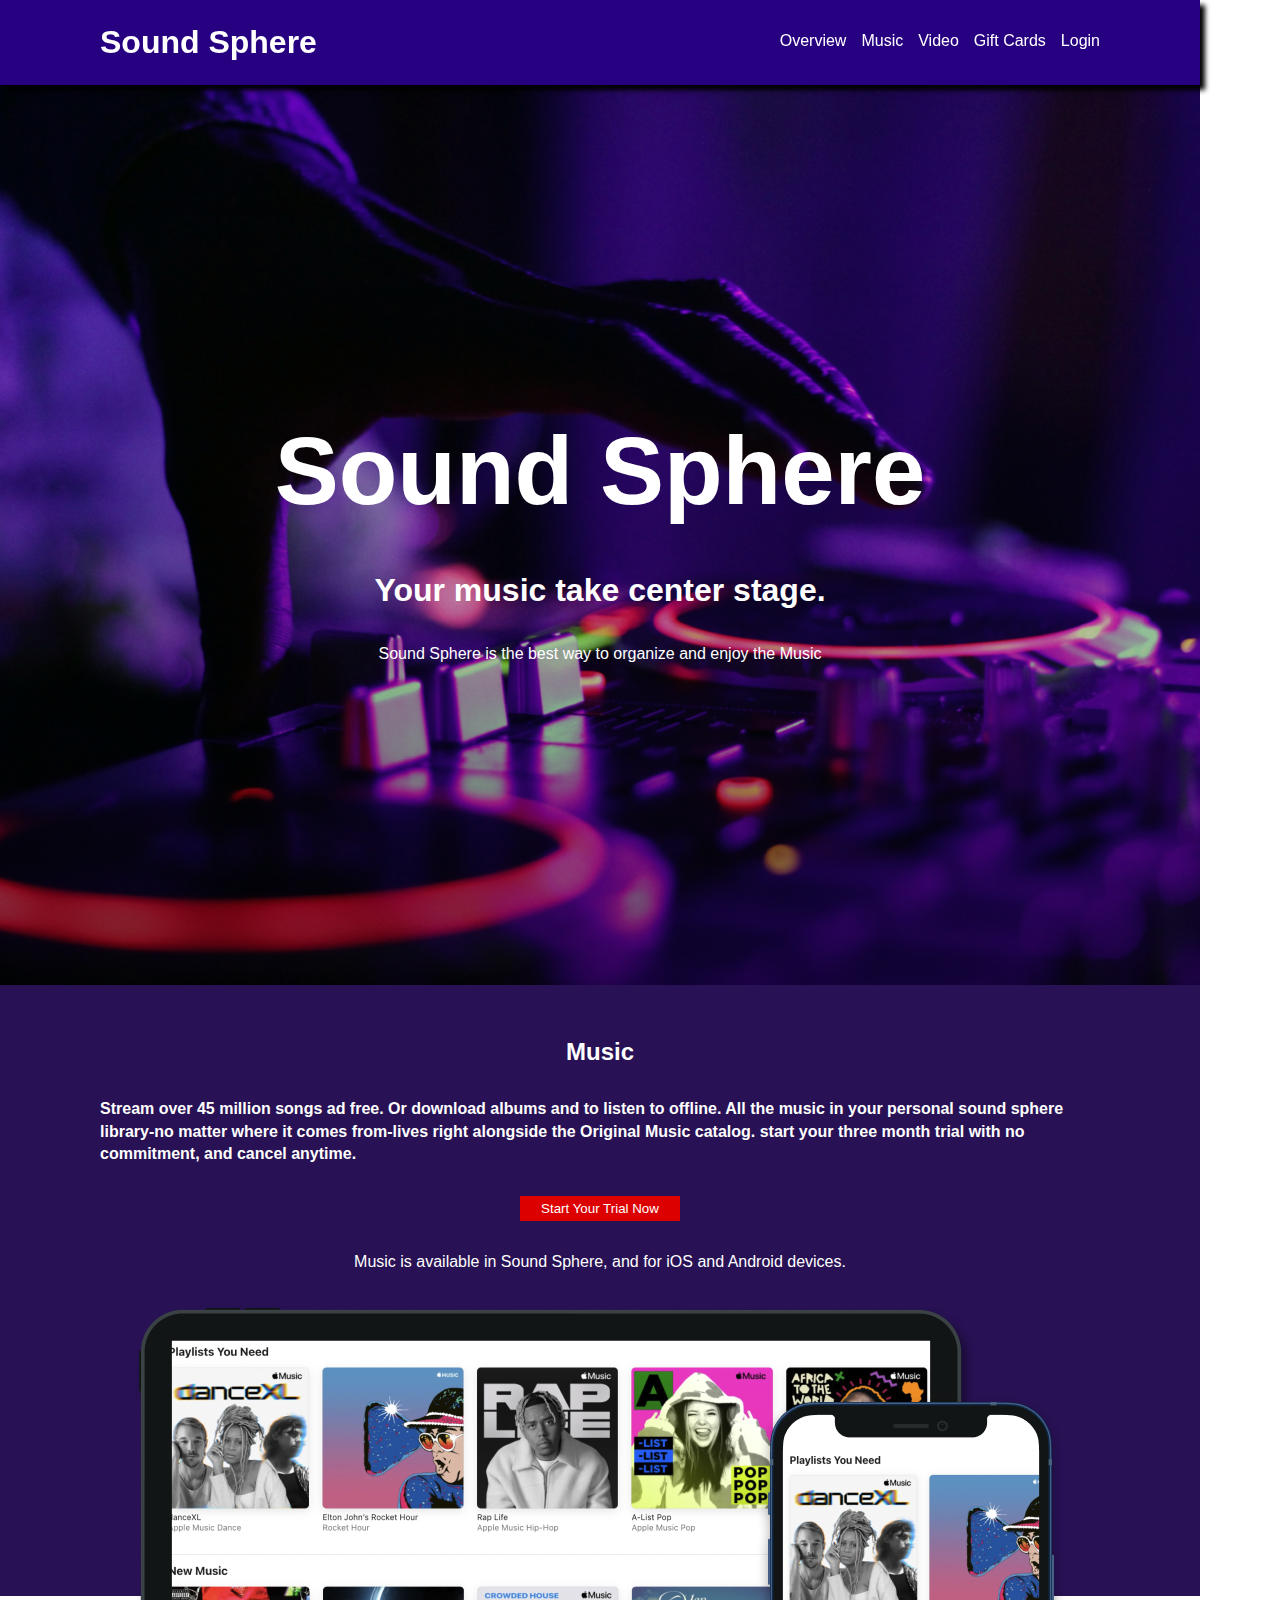
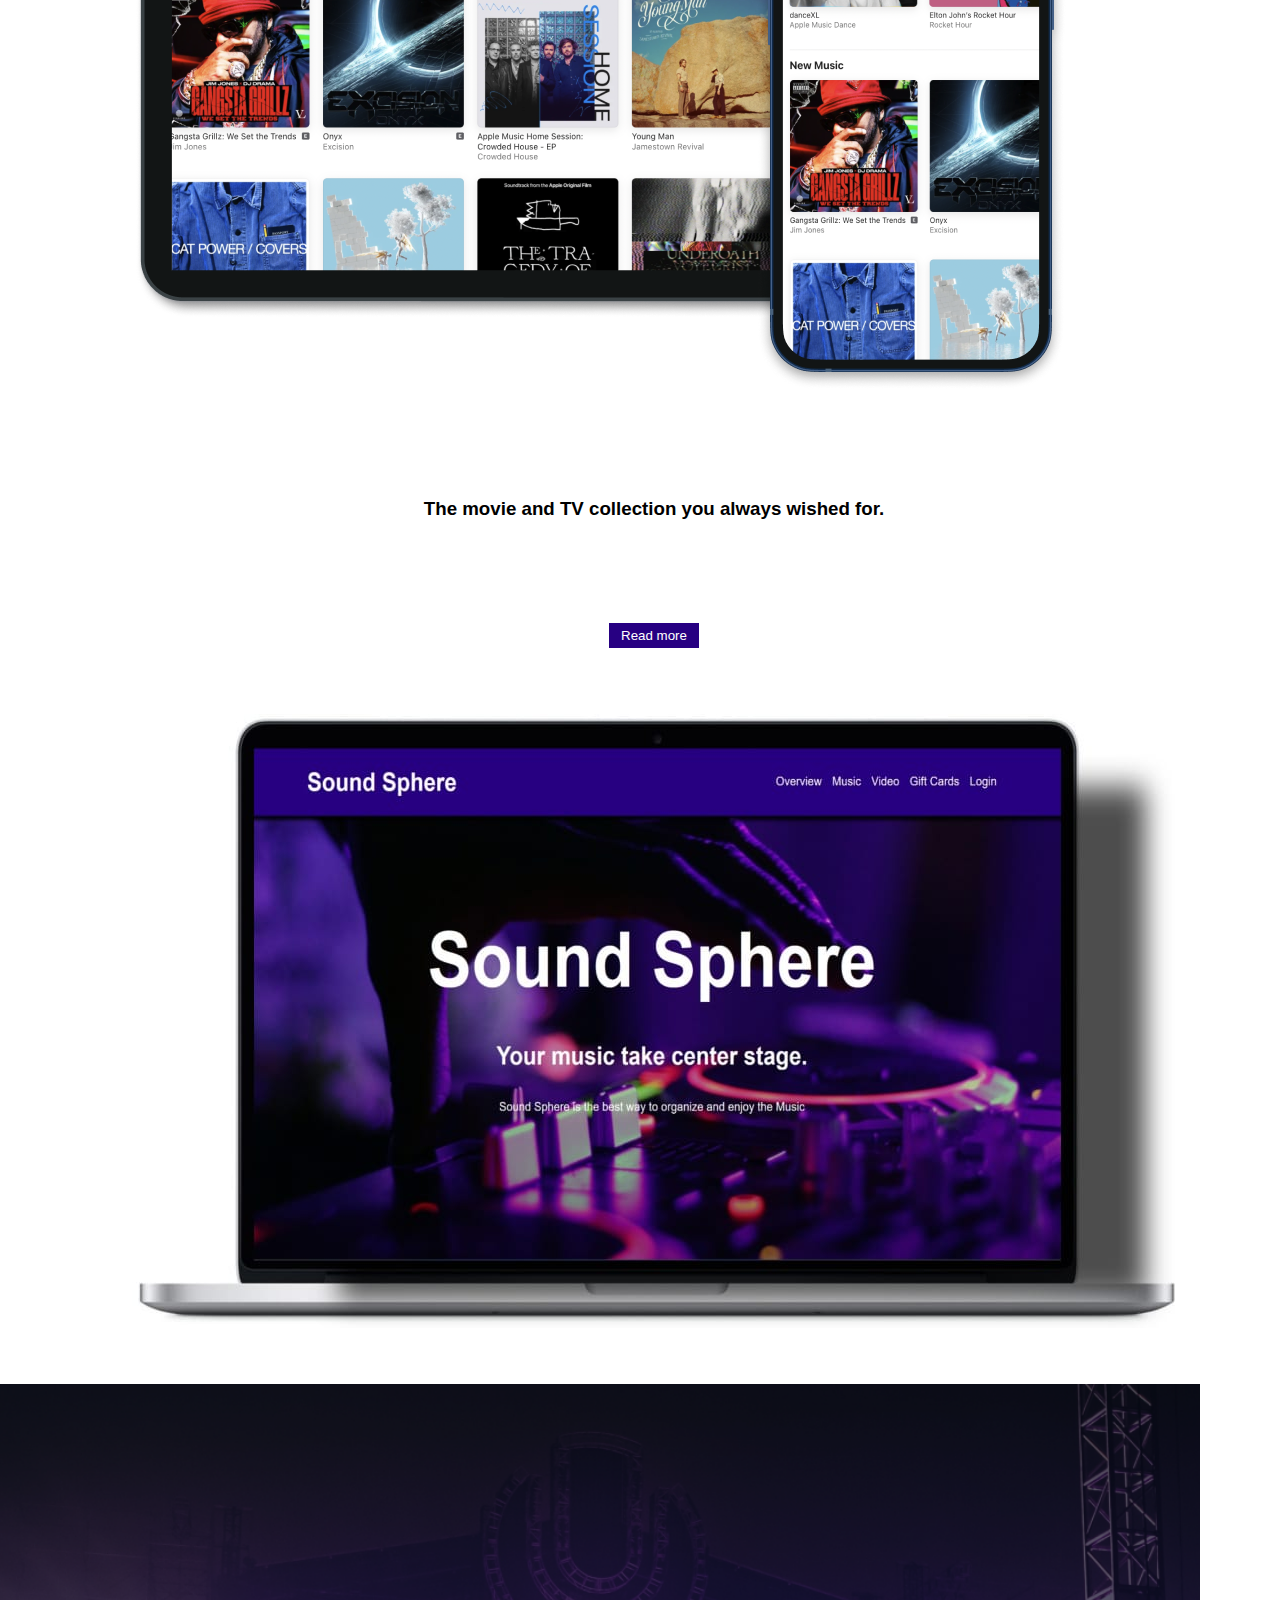
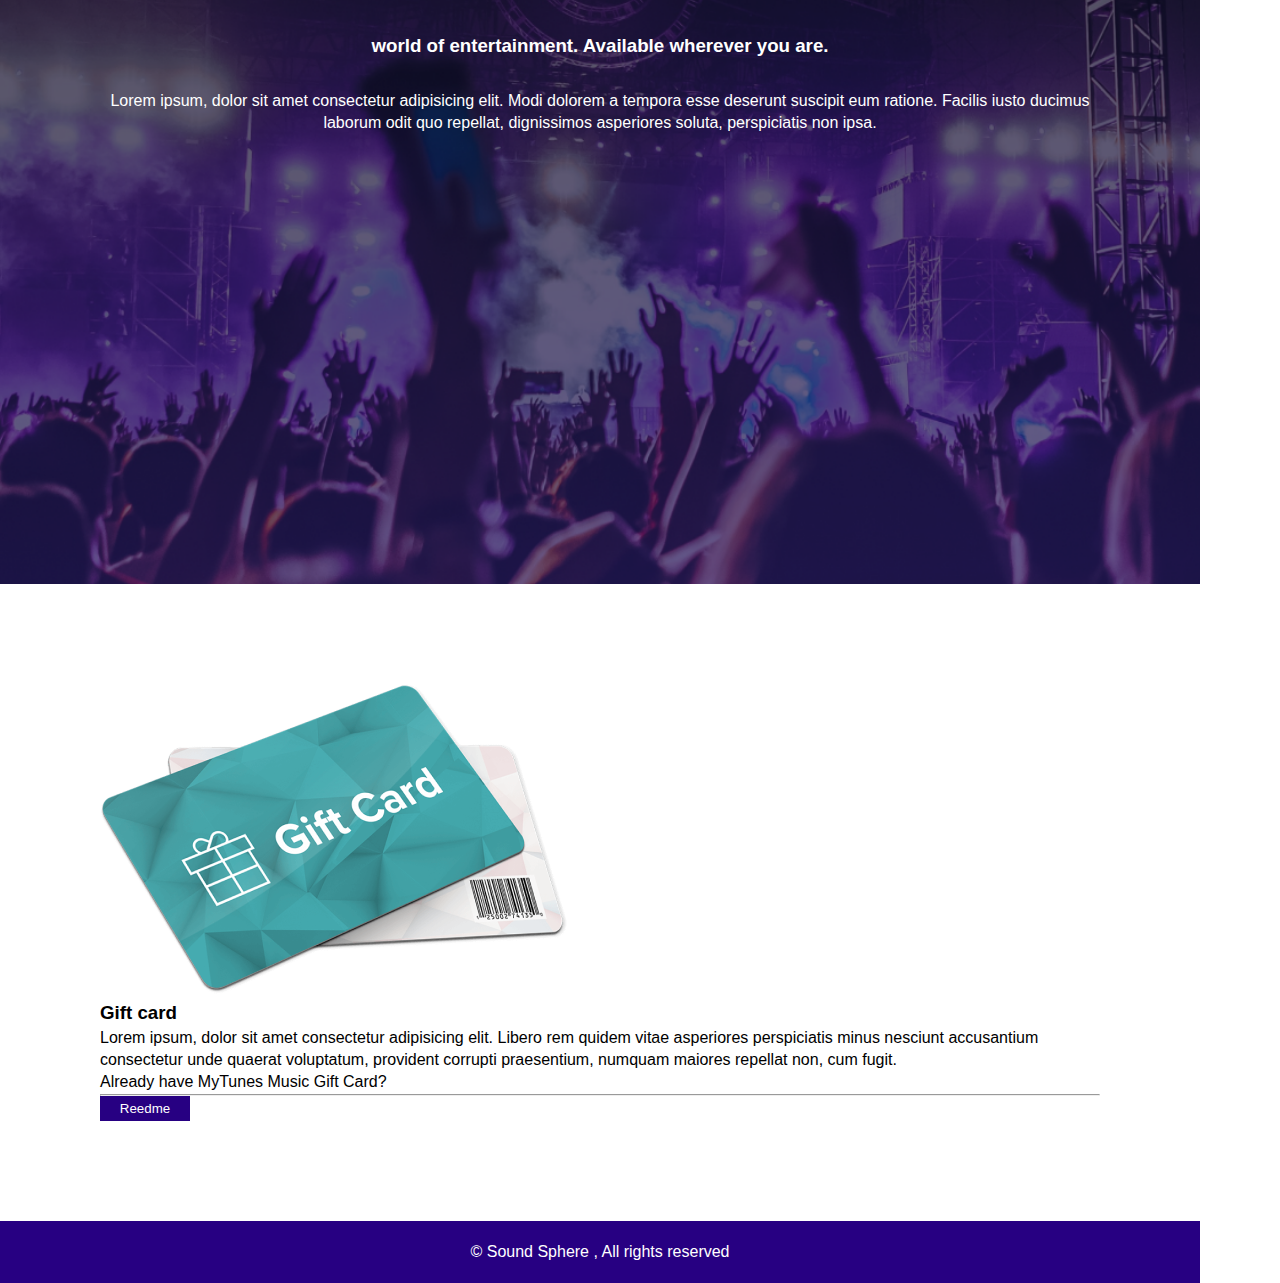
<file: index.html>
<!DOCTYPE html>
<html lang="en">
<head>
    <meta charset="UTF-8">
    <meta name="viewport" content="width=device-width, initial-scale=1.0">
    <title>Sound Sphere</title>
    <link rel="stylesheet" href="style.css">
    <link rel="icon" href="https://images.rawpixel.com/image_png_800/cHJpdmF0ZS9sci9pbWFnZXMvd2Vic2l0ZS8yMDI
    zLTExL2xhdXJhc3RlZmFubzI2Nl9zaW1wbGVfbGluZV9uZW9uX29mX2hlYWRwaG9uZXNfaWNvbl9pbl90aGVfc3R5bF84OGE4ZWY3
    NC1iZDhiLTRmMjktODBkNi00NDM4NzRlMGZkMjAucG5n.png">
    <script
    src="https://lit.fontawesome.com/7a4b62b0a4.js"
    crossorigin="anonymous"></script>
</head>
<body>
    <header>
        <nav class="container">
            <div class="logo" >Sound Sphere</div>
            <ul>
                <a href="#Overview">
                    <li>Overview</li>
                </a>
                <a href="#music">
                    <li>Music</li>
                    <a href="#video">
                        <li>Video</li>
                        <a href="#gift">
                            <li>Gift Cards</li>
                            <a href="login.html">
                            <Li>Login</Li>
                            </a>
                        </a>
                    </a>
                </a>
            </ul>
        </nav>
    </header>
    <main>
        <section class="hero-section" id="Overview">
            <div class="container">
                <h1>Sound Sphere</h1>
                <h3>Your music take center stage.</h3>
                <p>Sound Sphere is the best way to organize and enjoy the Music
                </p>
            </div>
        </section>
        <section class="music-section" id="music">
            <div class="container">
                <h2>
                    <span><i class="fa fa-music"></i></span>Music
                </h2>
                <h4>Stream over 45 million songs ad free. Or download albums and to listen to 
                    offline. All the music in your personal sound sphere library-no matter where it comes 
                    from-lives right alongside the Original Music catalog. start your three month trial with
                    no commitment, and cancel anytime.
                </h4>
                <button class="primary-btn"> <a href="music.html">
                    Start Your Trial Now</a>
                </button>
                <p>Music is available in Sound Sphere, and for iOS and Android
                    devices.
                </p>
                <div class="iphone"><img src="ipad-iphone.png" alt="ipad-iphone">
                </div>
            </div>
        </section>
        <section class="about-music container">
            <h3>The movie and TV collection you always wished for.</h3>
             <h4></h4>
             <button class="secondary-btn">Read more</button>
             <div class="macbook"><img src="macbook3.jpg" alt="macbook"></div>
        </section>
        <section class="video-section" id="video">
            <div class="container">
                <h3> world of entertainment. Available wherever you are.</h3>
                <p>Lorem ipsum, dolor sit amet consectetur adipisicing elit. Modi dolorem a tempora esse deserunt suscipit eum ratione. Facilis iusto ducimus laborum odit quo repellat, dignissimos asperiores soluta, perspiciatis non ipsa.</p>
            </div>
        </section>
        <div class="container">
            <section class="gift-section " id="gift">
                <div class="gift-card"><img src="gift_card.png" alt="gift-card">
                <div class="gift-containt">
                    <div>
                    <h3>Gift card</h3>
                    <p>Lorem ipsum, dolor sit amet consectetur adipisicing elit. Libero rem quidem vitae asperiores perspiciatis minus nesciunt accusantium consectetur unde quaerat voluptatum, provident corrupti praesentium, numquam maiores repellat non, cum fugit.</p>
                     <p>Already have MyTunes Music Gift Card?</p><hr>
                     <div>
                        <button class="secondary-btn">Reedme</button>
                     </div></div>
                </div>
                </div>
            </section>
        </div>
    </main>
    <footer>
        <section class="footer-upper">
            <div class="container">
                <p>&copy; Sound Sphere , All rights reserved</p>
            </div>
        </section>
    </footer>
</body>
</html>
</file>
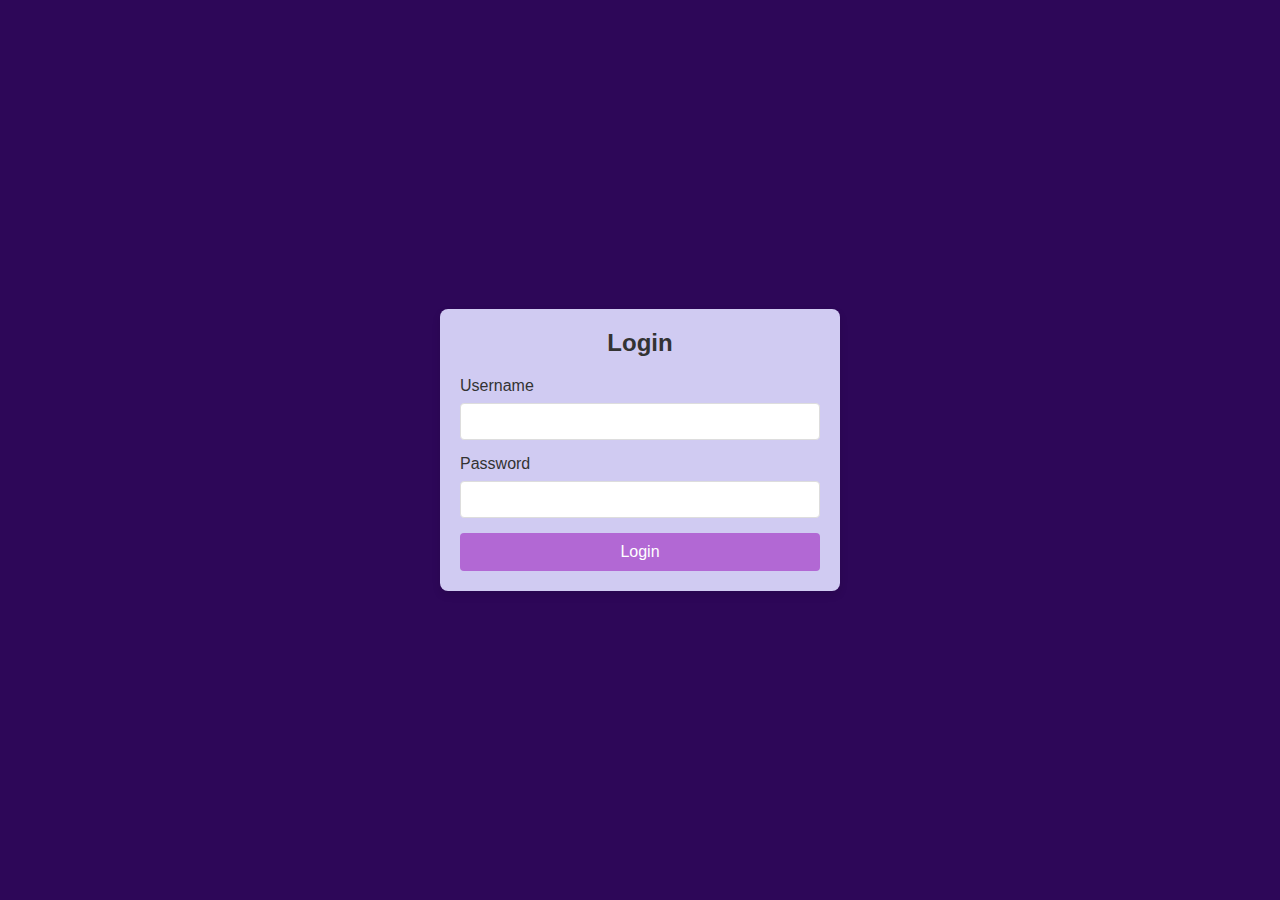
<file: login.html>
<!DOCTYPE html>
<html lang="en">
<head>
    <meta charset="UTF-8">
    <meta name="viewport" content="width=device-width, initial-scale=1.0">
    <title>Login Page</title>
    <link rel="stylesheet" href="login.css"> 
</head>
<body>
    <div class="login-container">
        <h2>Login</h2>
        <form action="index.html">
            <label for="username">Username</label>
            <input type="text" id="username" name="username" required>

            <label for="password">Password</label>
            <input type="password" id="password" name="password" required>

            <button type="submit">Login</button>
        </form>
    </div>
</body>
</html>
</file>
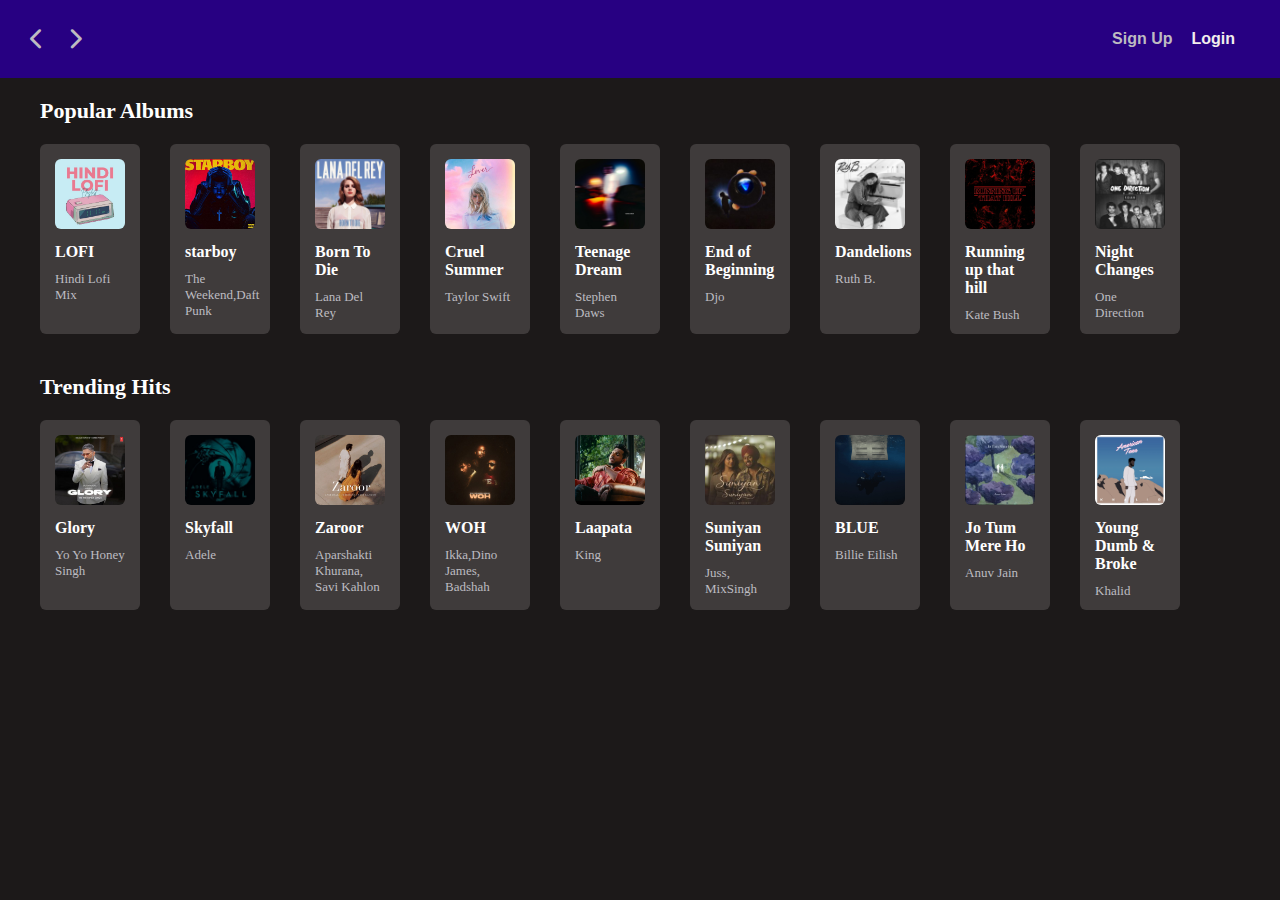
<file: music.html>
<!DOCTYPE html>
<html lang="en">
<head>
    <meta charset="UTF-8">
    <meta name="viewport" content="width=device-width, initial-scale=1.0">
    <title>Document</title>
    <link rel="stylesheet" href="music.css">
    <link rel="stylesheet" href="https://cdnjs.cloudflare.com/ajax/libs/font-awesome/6.6.0/css/all.min.css">
</head>
<body>

<div class="main-section">
    <div class="nav">
      <div class="prev-btn">
        <button><i class="fa-solid fa-chevron-left"></i></button>
<button><i class="fa-solid fa-chevron-right"></i></button>
      </div>
      <div class="login-btn">
        <button class="sign-up">Sign Up</button>
        <button class="login">Login</button>
      </div>
    </div>
</div>
<div class="playlist">
    <h2>Popular Albums</h2>
    <div class="cards">
        <div class="item">
            <img src="hindilofii.jpg">
            <div class="play-btn">
                <span><i class="fa-solid fa-play"></i></span>
            </div>
              <h4>LOFI</h4>
              <P>Hindi Lofi Mix</P>
        </div>
        <div class="item">
            <img src="starboy.jpg">
            <div class="play-btn">
                <span><i class="fa-solid fa-play"></i></span>
            </div>
              <h4>starboy</h4>
              <P>The Weekend,Daft Punk</P>
        </div>
        <div class="item">
            <img src="delrey.jpg">
            <div class="play-btn">
                <span><i class="fa-solid fa-play"></i></span>
            </div>
              <h4>Born To Die</h4>
              <P>Lana Del Rey</P>
        </div>
        <div class="item">
            <img src="taylor.jpg">
            <div class="play-btn">
                <span><i class="fa-solid fa-play"></i></span>
            </div>
              <h4>Cruel Summer</h4>
              <P>Taylor Swift</P>
        </div>
        <div class="item">
            <img src="teenage.jpg">
            <div class="play-btn">
                <span><i class="fa-solid fa-play"></i></span>
            </div>
              <h4>Teenage Dream</h4>
              <P>Stephen Daws</P>
        </div>
        <div class="item">
            <img src="djo.jpg">
            <div class="play-btn">
                <span><i class="fa-solid fa-play"></i></span>
            </div>
              <h4>End of Beginning</h4>
              <P>Djo</P>
        </div>
        <div class="item">
            <img src="ruthb.jpg">
            <div class="play-btn">
                <span><i class="fa-solid fa-play"></i></span>
            </div>
              <h4>Dandelions</h4>
              <P>Ruth B.</P>
        </div>
        <div class="item">
            <img src="hill.jpg">
            <div class="play-btn">
                <span><i class="fa-solid fa-play"></i></span>
            </div>
              <h4>Running up that hill</h4>
              <P>Kate Bush</P>
        </div>
        <div class="item">
            <img src="nightchanges.jpg">
            <div class="play-btn">
                <span><i class="fa-solid fa-play"></i></span>
            </div>
              <h4>Night Changes</h4>
              <P>One Direction</P>
        </div></div>
        </div>

        <div class="playlist">
            <h2>Trending Hits</h2>
            <div class="cards">
                <div class="item">
                    <img src="yoyo.jpg">
                    <div class="play-btn">
                        <span><i class="fa-solid fa-play"></i></span>
                    </div>
                      <h4>Glory</h4>
                      <P>Yo Yo Honey Singh</P>
                </div>
                <div class="item">
                    <img src="skyfall.jpg">
                    <div class="play-btn">
                        <span><i class="fa-solid fa-play"></i></span>
                    </div>
                      <h4>Skyfall</h4>
                      <P>Adele</P>
                </div>
                <div class="item">
                    <img src="zaroor.jpg">
                    <div class="play-btn">
                        <span><i class="fa-solid fa-play"></i></span>
                    </div>
                      <h4>Zaroor</h4>
                      <P>Aparshakti Khurana, Savi Kahlon</P>
                </div>
                <div class="item">
                    <img src="woh.jpg">
                    <div class="play-btn">
                        <span><i class="fa-solid fa-play"></i></span>
                    </div>
                      <h4>WOH</h4>
                      <P>Ikka,Dino James, Badshah</P>
                </div>
                <div class="item">
                    <img src="king.jpg">
                    <div class="play-btn">
                        <span><i class="fa-solid fa-play"></i></span>
                    </div>
                      <h4>Laapata</h4>
                      <P>King</P>
                </div>
                <div class="item">
                    <img src="suniya.jpg">
                    <div class="play-btn">
                        <span><i class="fa-solid fa-play"></i></span>
                    </div>
                      <h4>Suniyan Suniyan</h4>
                      <P>Juss, MixSingh</P>
                </div>
                <div class="item">
                    <img src="blue.jpg">
                    <div class="play-btn">
                        <span><i class="fa-solid fa-play"></i></span>
                    </div>
                      <h4>BLUE</h4>
                      <P>Billie Eilish</P>
                </div>
                <div class="item">
                    <img src="anuv.jpg">
                    <div class="play-btn">
                        <span><i class="fa-solid fa-play"></i></span>
                    </div>
                      <h4>Jo Tum Mere Ho</h4>
                      <P>Anuv Jain</P>
                </div>
                <div class="item">
                    <img src="young.jpg">
                    <div class="play-btn">
                        <span><i class="fa-solid fa-play"></i></span>
                    </div>
                      <h4>Young Dumb & Broke</h4>
                      <P>Khalid</P>
                </div></div>
                </div>



</div>
</body>
</html>
</file>
<file: style.css>
:root {
--purple500: #281154;
--purple300: #270082;
--purple600: #1b0058;
--red600: #dc0000;
--body: #f9f6ff;
max-width: 1200px;

}

*{
    margin: 0;
    padding: 0;
    box-sizing: border-box;

}

html,
body{
    font-family: sans-serif;
    font-weight: 300;
    line-height: 1.4;
    scroll-behavior:smooth ;
}
section{
    scroll-margin: 50px;
}
ul{
    list-style: none;
}
a{
    text-decoration: none;
    color: white;
}
.container{
    max-width: 1000px;
    margin: 0 auto;
}

header{
    background-color: var(--purple300);
    position: sticky;
    top: 0;
    z-index: 100;
    box-shadow: 5px 5px 5px;

}
nav{
    display: flex;
    justify-content: space-between;
    color: white;
    align-items: center;
    padding: 20px 0;
}
.logo{
    font-size: 32px;
    font-weight: 600;

}
nav ul{
    display: flex;
     gap: 15px;

} 
nav ul li{
    border-bottom: 2px solid transparent;
    transition: 0.2s ease-in;
}
nav ul li:hover{
    border-bottom:2px solid white ;
    transition: 0.2s ease-in;
}
.hero-section{
    background-image: url(hero_image.png);
    height: 100vh;
    display: grid;
    color: white;
    place-items: center;
    text-align: center;

}
.hero-section .container{
    display: flex;
    flex-direction: column;
    gap: 30px;
}
.hero-section h1{
    font-size: 96px;
}
.hero-section h3{
    font-size: 32px;
}
.music-section{
    padding-top: 50px;
    background-color: var(--purple500);
}
.music-section .container{
    display: flex;
    flex-direction: column;
    gap: 30px;
    justify-content: center;
    align-items: center;
    color: white;
}
.iphone{
    position: relative;
    top: 400px;
    margin-top: -400px;
}
.button{
    padding: 15px 20px;
    border: none;
    transition: 0.2s ease-in-out;
   
    
}
button:hover{
    opacity: 0.8;
    transition: 0.2s ease-in-out;
    border: none;

}
.primary-btn{
    background-color: var(--red600);
    color: white;
    border: none;
    height: 25px;
    width: 160px;
}
.secondary-btn{
    background-color: var(--purple300);
    color: white;
    border: none;
    height: 25px;
    width: 90px;
}
.about-music{
    padding-top: 500px;
    display: grid;
    place-items: center;
    gap: 50px;
    text-align: center;
    margin-bottom: 50px;
}
.video-section{
    background-image: url(video.png);
    min-height: 800px;
    display: grid;
    place-items: center;
    color: white;
    text-align: center;

}
.video-section .container{
    display: flex;
    flex-direction: column;
    gap: 30px;
    margin-top: -200px;
}
.hero-section,.video-section{
    position: relative;
    background-position: center;
    background-size: cover;
    background-repeat: no-repeat;

}
.gift-section {
    display: flex;
    justify-content: center;
    margin: 100px 0;
    gap: 50px;
    

}
.gift-containt{
    display: flex;
    flex-direction: column;
    gap: 20px;
}
.footer-upper{
    background-color: var(--purple300);
    padding: 20px;
    display: flex;
    justify-content: center;
    color: white;
}
</file>
<file: login.css>
* {
    box-sizing: border-box;
    margin: 0;
    padding: 0;
    font-family: Arial, sans-serif;
}
body {
    display: flex;
    align-items: center;
    justify-content: center;
    min-height: 100vh;
    background-color: #2d0758;
}


.login-container {
    width: 100%;
    max-width: 400px;
    background-color: #d0cbf2;
    padding: 20px;
    border-radius: 8px;
    box-shadow: 0 4px 8px rgba(0, 0, 0, 0.1);
    text-align: center;
}


.login-container h2 {
    margin-bottom: 20px;
    color: #333333;
}

.login-container label {
    display: block;
    text-align: left;
    margin-bottom: 8px;
    color: #333333;
}

.login-container input {
    width: 100%;
    padding: 10px;
    margin-bottom: 15px;
    border: 1px solid #ddd;
    border-radius: 4px;
}

.login-container button {
    width: 100%;
    padding: 10px;
    background-color: #b268d4;
    color: #ffffff;
    border: none;
    border-radius: 4px;
    cursor: pointer;
    font-size: 16px;
}

.login-container button:hover {
    background-color: #b51bd4;
}
</file>
<file: music.css>
:root {
    --purple500: #281154;
    --purple300: #270082;
    --purple600: #1b0058;
    --red600: #dc0000;
    --body: #f9f6ff;


*{
    margin: 0;
    padding: 0;
    box-sizing: border-box;

}

body{
    background-color: rgb(28, 25, 25);
}

.main-section{
    background: var(--purple300);
    overflow: auto;
}
.main-section .nav{
    padding: 20px 30px;
    background-color: #270082;
    display: flex;
    align-items: center;
    justify-content: space-between;
}

.main-section .nav button{
    background: transparent;
    border: 0;
    outline: 0;
}
.main-section .nav .prev-btn button i{
    color: #bdbbc1;
    font-size: 22px;
    margin-right: 20px;

}
.nav .login-btn .sign-up{
    color: #bdbbc1;
    font-size: 16px;
    font-weight: 600;
}
.nav .login-btn .sign-up:hover{
    color: #f9f6ff;
}
.nav .login-btn .login{
    color: #f2eded;
    font-size: 16px;
    font-weight: 600;
    padding: 10px 15px;
    border-radius: 20px;

}
.nav .login-btn .login:hover{
    background-color: #d43b18;
}

.playlist{
    padding: 20px 40px;
}
.playlist h2{
    color: white;
    font-size: 22px;
    margin-bottom: 20px;
}
.playlist .cards{
    display: flex;
    gap: 30px;
    overflow: hidden;
}
.playlist .cards .item{
    width: 100px;
    height: 190px;
    background-color: rgb(63, 59, 59);
    cursor: pointer;
    border-radius: 6px;
    padding: 15px;


}

.playlist .cards .item:hover{
    background-color: #5e5c61;

}
.playlist .cards .item img{
    width: 100%;
    
    border-radius: 6px;
    margin-bottom: 10px;
}
.playlist .item h4{
    color: white;
}
.playlist .item p{
    color: #bdbbc1;
    font-size: 13px;
    margin-top: 10px;
}
.playlist .item p:hover{
    text-decoration: underline;

}
.playlist .play-btn{
    position: relative ;
}

.playlist .play-btn i{
    position: absolute;
    background-color: #20cc17;
    border-radius: 50%;
    padding: 5.5px;
    top: -30px;
    margin-left: 40px;
    opacity: 0;
}
.playlist .cards .item:hover .play-btn i{
    opacity: 1;
}
</file>
